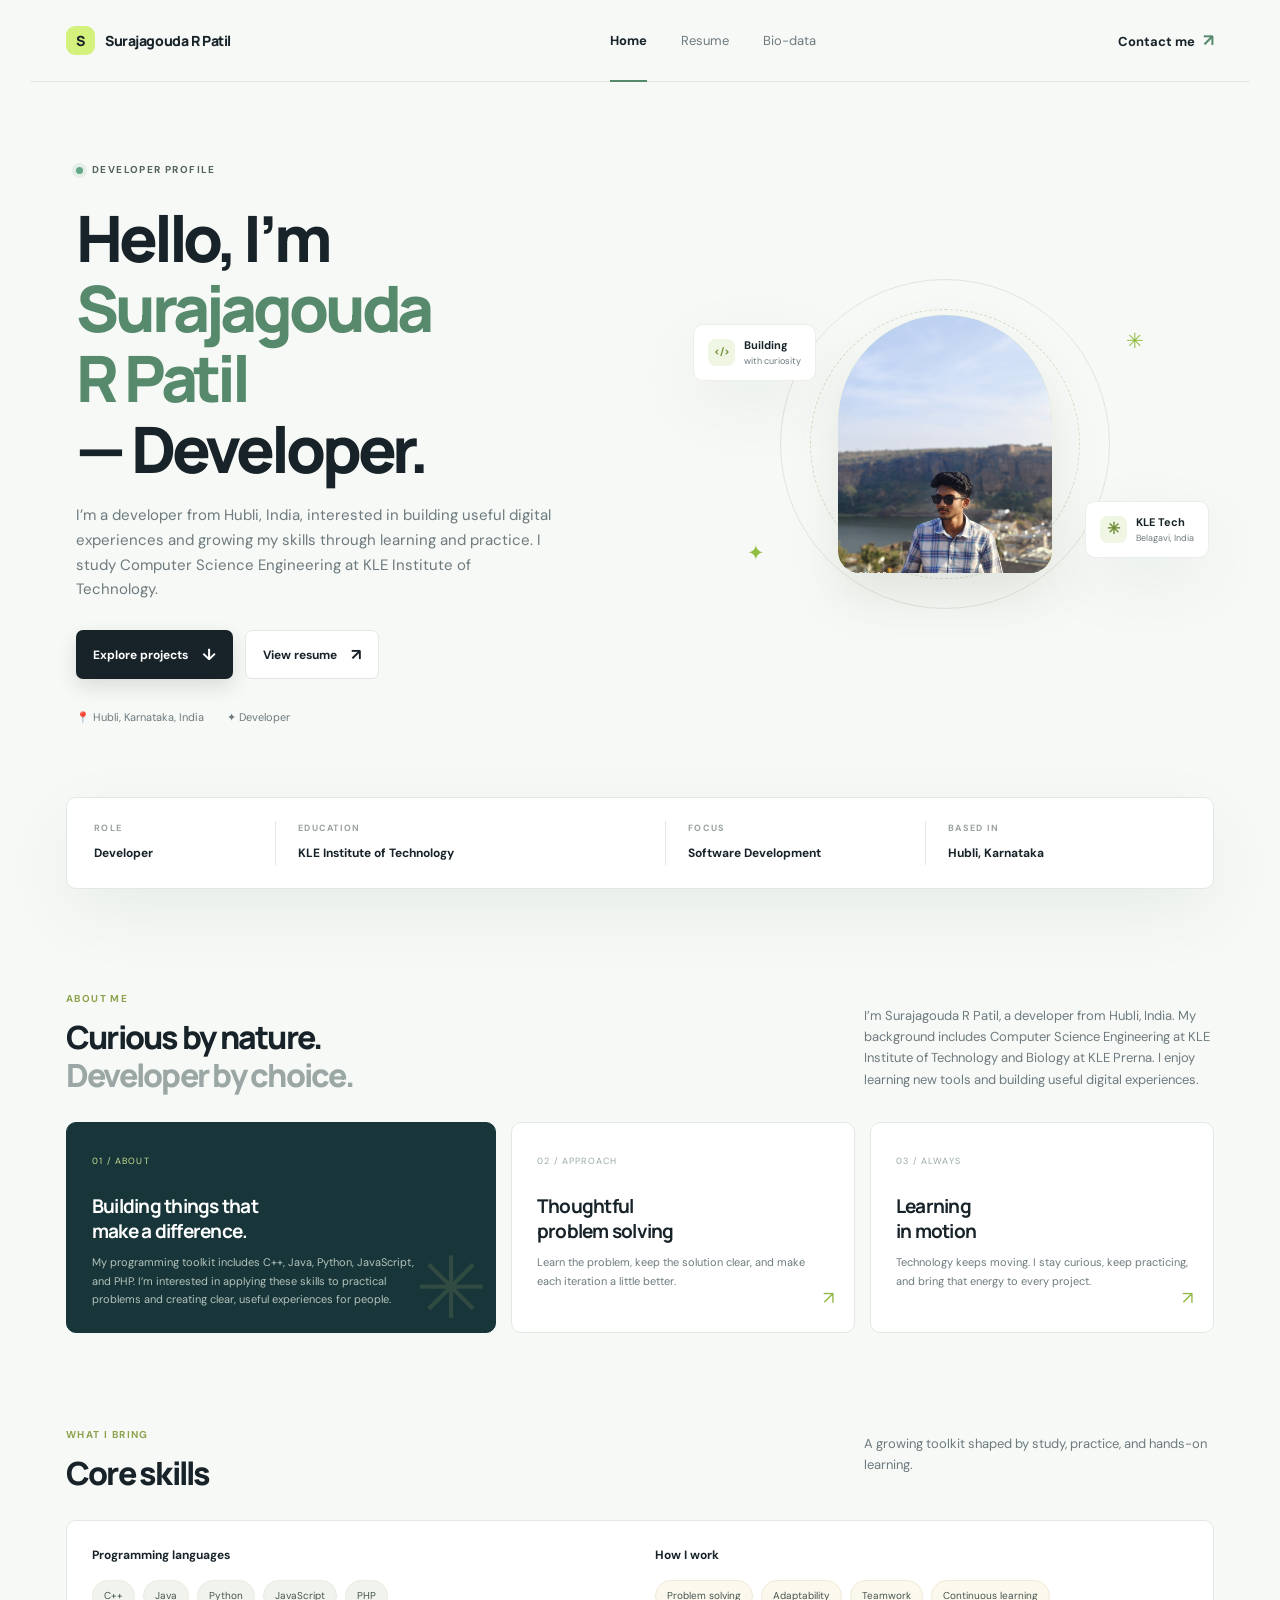
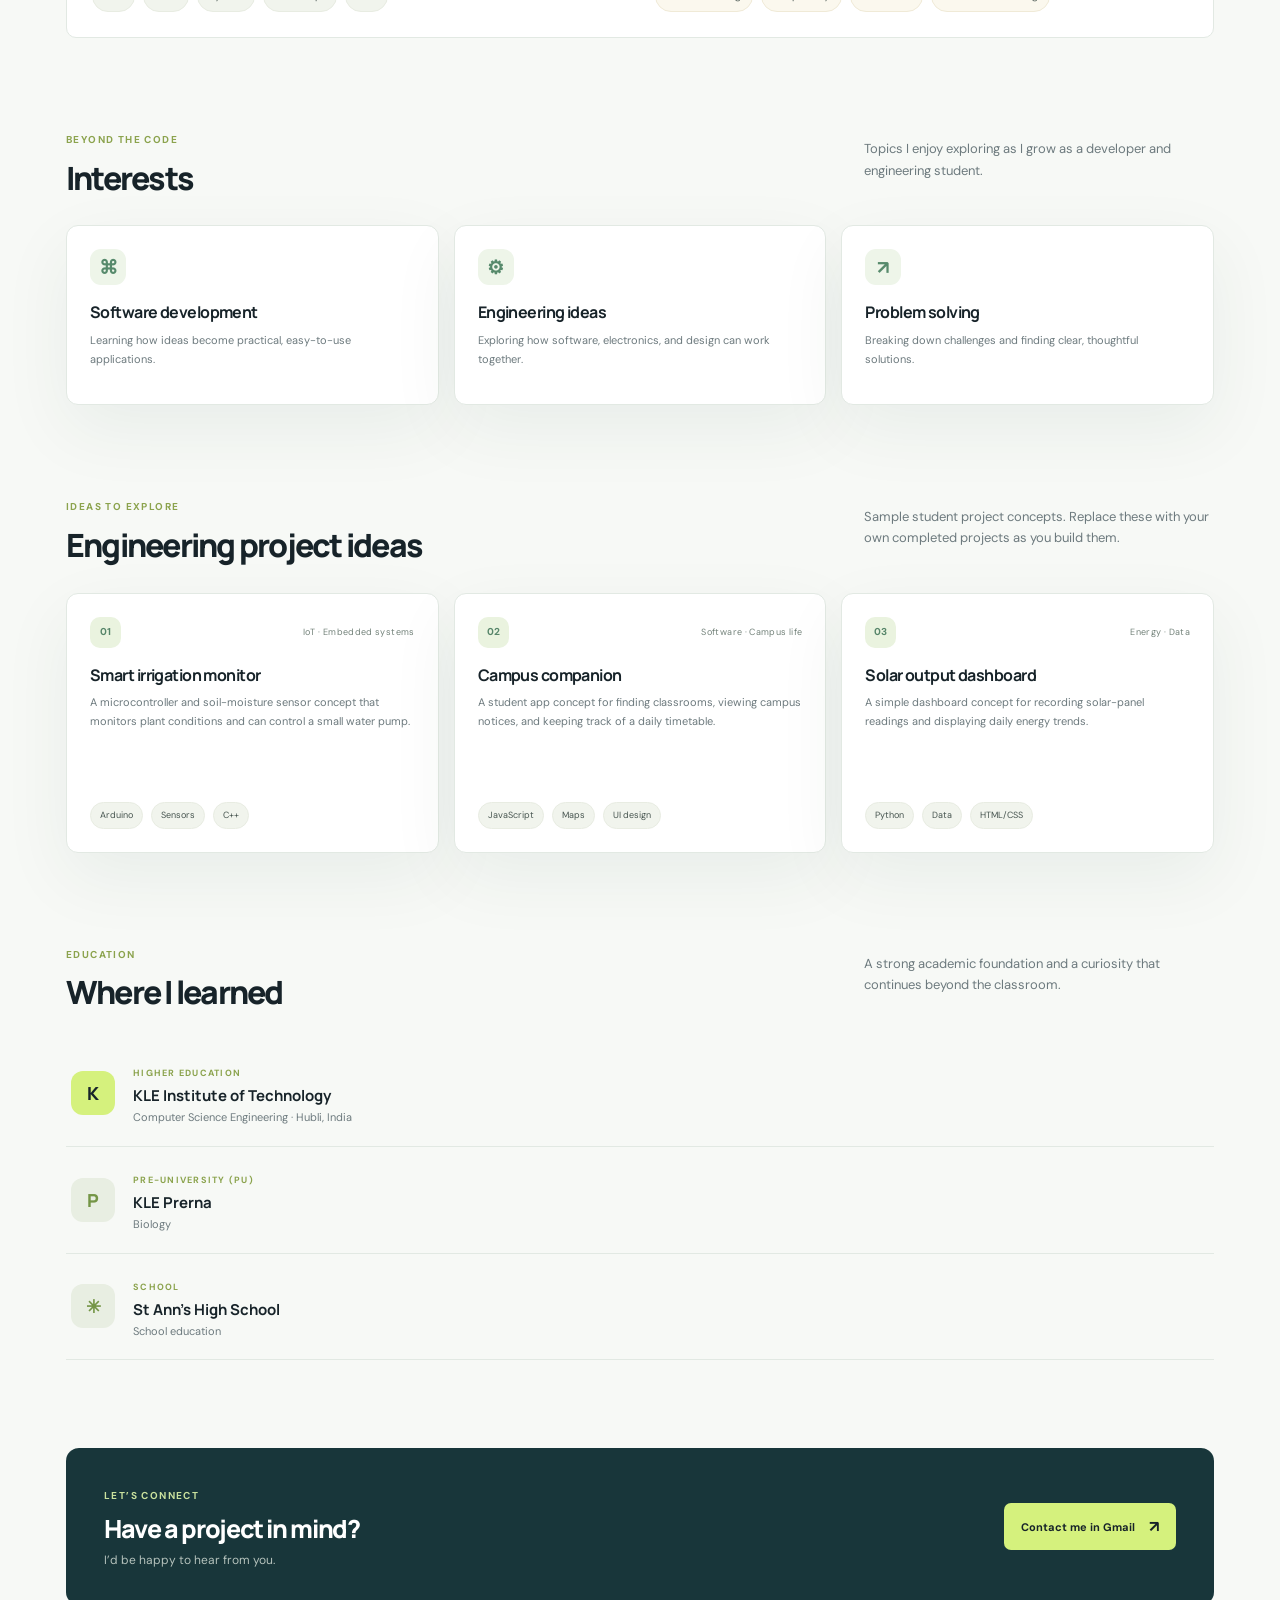
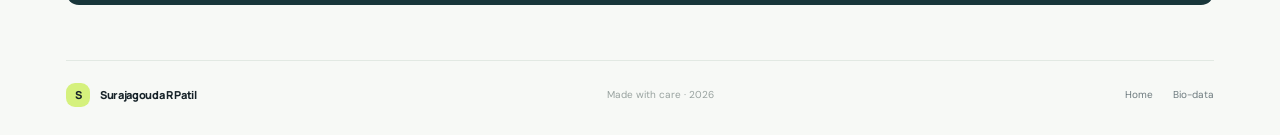
<file: index.html>
<!doctype html>
<html lang="en">
<head>
  <meta charset="utf-8"><meta name="viewport" content="width=device-width, initial-scale=1">
  <meta name="description" content="Resume and professional profile of a developer from KLE Institute of Technology.">
  <title>Home | Surajagouda R Patil</title><link rel="stylesheet" href="styles.css"><script src="script.js" defer></script>
</head>
<body>
  <header class="site-header"><a class="brand" href="index.html"><span class="brand-mark">S</span><span>Surajagouda R Patil</span></a><nav aria-label="Main navigation"><a class="active" href="index.html">Home</a><a href="resume.html">Resume</a><a href="biodata.html">Bio-data</a></nav><a class="header-cta" href="https://mail.google.com/mail/?view=cm&amp;fs=1&amp;to=surajagoudap%40gmail.com" target="_blank" rel="noopener noreferrer">Contact me <span aria-hidden="true">↗</span></a></header>
  <main>
    <section class="hero wrap"><div class="hero-copy"><div class="eyebrow"><span class="status-dot"></span> DEVELOPER PROFILE</div><h1>Hello, I’m <span class="accent">Surajagouda<br>R Patil</span><br>— Developer.</h1><p class="intro">I’m a developer from Hubli, India, interested in building useful digital experiences and growing my skills through learning and practice. I study Computer Science Engineering at KLE Institute of Technology.</p><div class="hero-actions"><a class="button primary" href="#projects">Explore projects <span>↓</span></a><a class="button secondary" href="resume.html">View resume <span>↗</span></a></div><div class="hero-meta"><span>📍 Hubli, Karnataka, India</span><span>✦ Developer</span></div></div><div class="profile-art" aria-label="Photo of Surajagouda R Patil"><div class="orbit orbit-one"></div><div class="orbit orbit-two"></div><div class="portrait"><img src="surajagouda.jpg" alt="Surajagouda R Patil"></div><div class="float-card card-code"><span class="mini-icon">&lt;/&gt;</span><span><b>Building</b><small>with curiosity</small></span></div><div class="float-card card-school"><span class="mini-icon star">✳</span><span><b>KLE Tech</b><small>Belagavi, India</small></span></div><span class="spark spark-a">✳</span><span class="spark spark-b">✦</span></div></section>
    <section class="quick-facts wrap" aria-label="Profile highlights"><div><span class="fact-label">ROLE</span><strong>Developer</strong></div><div><span class="fact-label">EDUCATION</span><strong>KLE Institute of Technology</strong></div><div><span class="fact-label">FOCUS</span><strong>Software Development</strong></div><div><span class="fact-label">BASED IN</span><strong>Hubli, Karnataka</strong></div></section>
    <section class="section wrap" id="about"><div class="section-heading"><div><span class="section-kicker">ABOUT ME</span><h2>Curious by nature.<br><span class="muted">Developer by choice.</span></h2></div><p>I’m Surajagouda R Patil, a developer from Hubli, India. My background includes Computer Science Engineering at KLE Institute of Technology and Biology at KLE Prerna. I enjoy learning new tools and building useful digital experiences.</p></div><div class="about-grid"><article class="about-card feature-card"><span class="card-number">01 / ABOUT</span><h3>Building things that<br>make a difference.</h3><p>My programming toolkit includes C++, Java, Python, JavaScript, and PHP. I’m interested in applying these skills to practical problems and creating clear, useful experiences for people.</p><span class="card-decoration">✳</span></article><article class="about-card"><span class="card-number">02 / APPROACH</span><h3>Thoughtful<br>problem solving</h3><p>Learn the problem, keep the solution clear, and make each iteration a little better.</p><span class="small-arrow">↗</span></article><article class="about-card"><span class="card-number">03 / ALWAYS</span><h3>Learning<br>in motion</h3><p>Technology keeps moving. I stay curious, keep practicing, and bring that energy to every project.</p><span class="small-arrow">↗</span></article></div></section>
    <section class="section wrap" id="skills"><div class="section-heading compact"><div><span class="section-kicker">WHAT I BRING</span><h2>Core skills</h2></div><p>A growing toolkit shaped by study, practice, and hands-on learning.</p></div><div class="skills-panel"><div class="skill-group"><h3>Programming languages</h3><div class="tags"><span>C++</span><span>Java</span><span>Python</span><span>JavaScript</span><span>PHP</span></div></div><div class="skill-group"><h3>How I work</h3><div class="tags soft-tags"><span>Problem solving</span><span>Adaptability</span><span>Teamwork</span><span>Continuous learning</span></div></div></div></section>
    <section class="section wrap" id="interests"><div class="section-heading compact"><div><span class="section-kicker">BEYOND THE CODE</span><h2>Interests</h2></div><p>Topics I enjoy exploring as I grow as a developer and engineering student.</p></div><div class="interest-grid"><article class="interest-card"><span class="interest-icon">⌘</span><h3>Software development</h3><p>Learning how ideas become practical, easy-to-use applications.</p></article><article class="interest-card"><span class="interest-icon">⚙</span><h3>Engineering ideas</h3><p>Exploring how software, electronics, and design can work together.</p></article><article class="interest-card"><span class="interest-icon">↗</span><h3>Problem solving</h3><p>Breaking down challenges and finding clear, thoughtful solutions.</p></article></div></section>
    <section class="section wrap" id="projects"><div class="section-heading compact"><div><span class="section-kicker">IDEAS TO EXPLORE</span><h2>Engineering project ideas</h2></div><p>Sample student project concepts. Replace these with your own completed projects as you build them.</p></div><div class="project-grid"><article class="project-card"><div class="project-top"><span class="project-index">01</span><span class="project-type">IoT · Embedded systems</span></div><h3>Smart irrigation monitor</h3><p>A microcontroller and soil-moisture sensor concept that monitors plant conditions and can control a small water pump.</p><div class="tags"><span>Arduino</span><span>Sensors</span><span>C++</span></div></article><article class="project-card"><div class="project-top"><span class="project-index">02</span><span class="project-type">Software · Campus life</span></div><h3>Campus companion</h3><p>A student app concept for finding classrooms, viewing campus notices, and keeping track of a daily timetable.</p><div class="tags"><span>JavaScript</span><span>Maps</span><span>UI design</span></div></article><article class="project-card"><div class="project-top"><span class="project-index">03</span><span class="project-type">Energy · Data</span></div><h3>Solar output dashboard</h3><p>A simple dashboard concept for recording solar-panel readings and displaying daily energy trends.</p><div class="tags"><span>Python</span><span>Data</span><span>HTML/CSS</span></div></article></div></section>
    <section class="section wrap"><div class="section-heading compact"><div><span class="section-kicker">EDUCATION</span><h2>Where I learned</h2></div><p>A strong academic foundation and a curiosity that continues beyond the classroom.</p></div><article class="education-row"><div class="edu-icon">K</div><div class="edu-main"><span class="section-kicker">HIGHER EDUCATION</span><h3>KLE Institute of Technology</h3><p>Computer Science Engineering · Hubli, India</p></div></article><article class="education-row"><div class="edu-icon school-icon">P</div><div class="edu-main"><span class="section-kicker">PRE-UNIVERSITY (PU)</span><h3>KLE Prerna</h3><p>Biology</p></div></article><article class="education-row school-row"><div class="edu-icon school-icon">✳</div><div class="edu-main"><span class="section-kicker">SCHOOL</span><h3>St Ann’s High School</h3><p>School education</p></div></article></section>
    <section class="contact-band wrap" id="contact"><div><span class="section-kicker">LET’S CONNECT</span><h2>Have a project in mind?</h2><p>I’d be happy to hear from you.</p></div><a class="button light-button" href="https://mail.google.com/mail/?view=cm&amp;fs=1&amp;to=surajagoudap%40gmail.com" target="_blank" rel="noopener noreferrer">Contact me in Gmail <span>↗</span></a></section>
  </main>
  <footer class="site-footer wrap"><a class="brand footer-brand" href="index.html"><span class="brand-mark">S</span><span>Surajagouda R Patil</span></a><span>Made with care · <span data-year></span></span><div class="footer-links"><a href="index.html">Home</a><a href="biodata.html">Bio-data</a></div></footer>
</body></html>
</file>
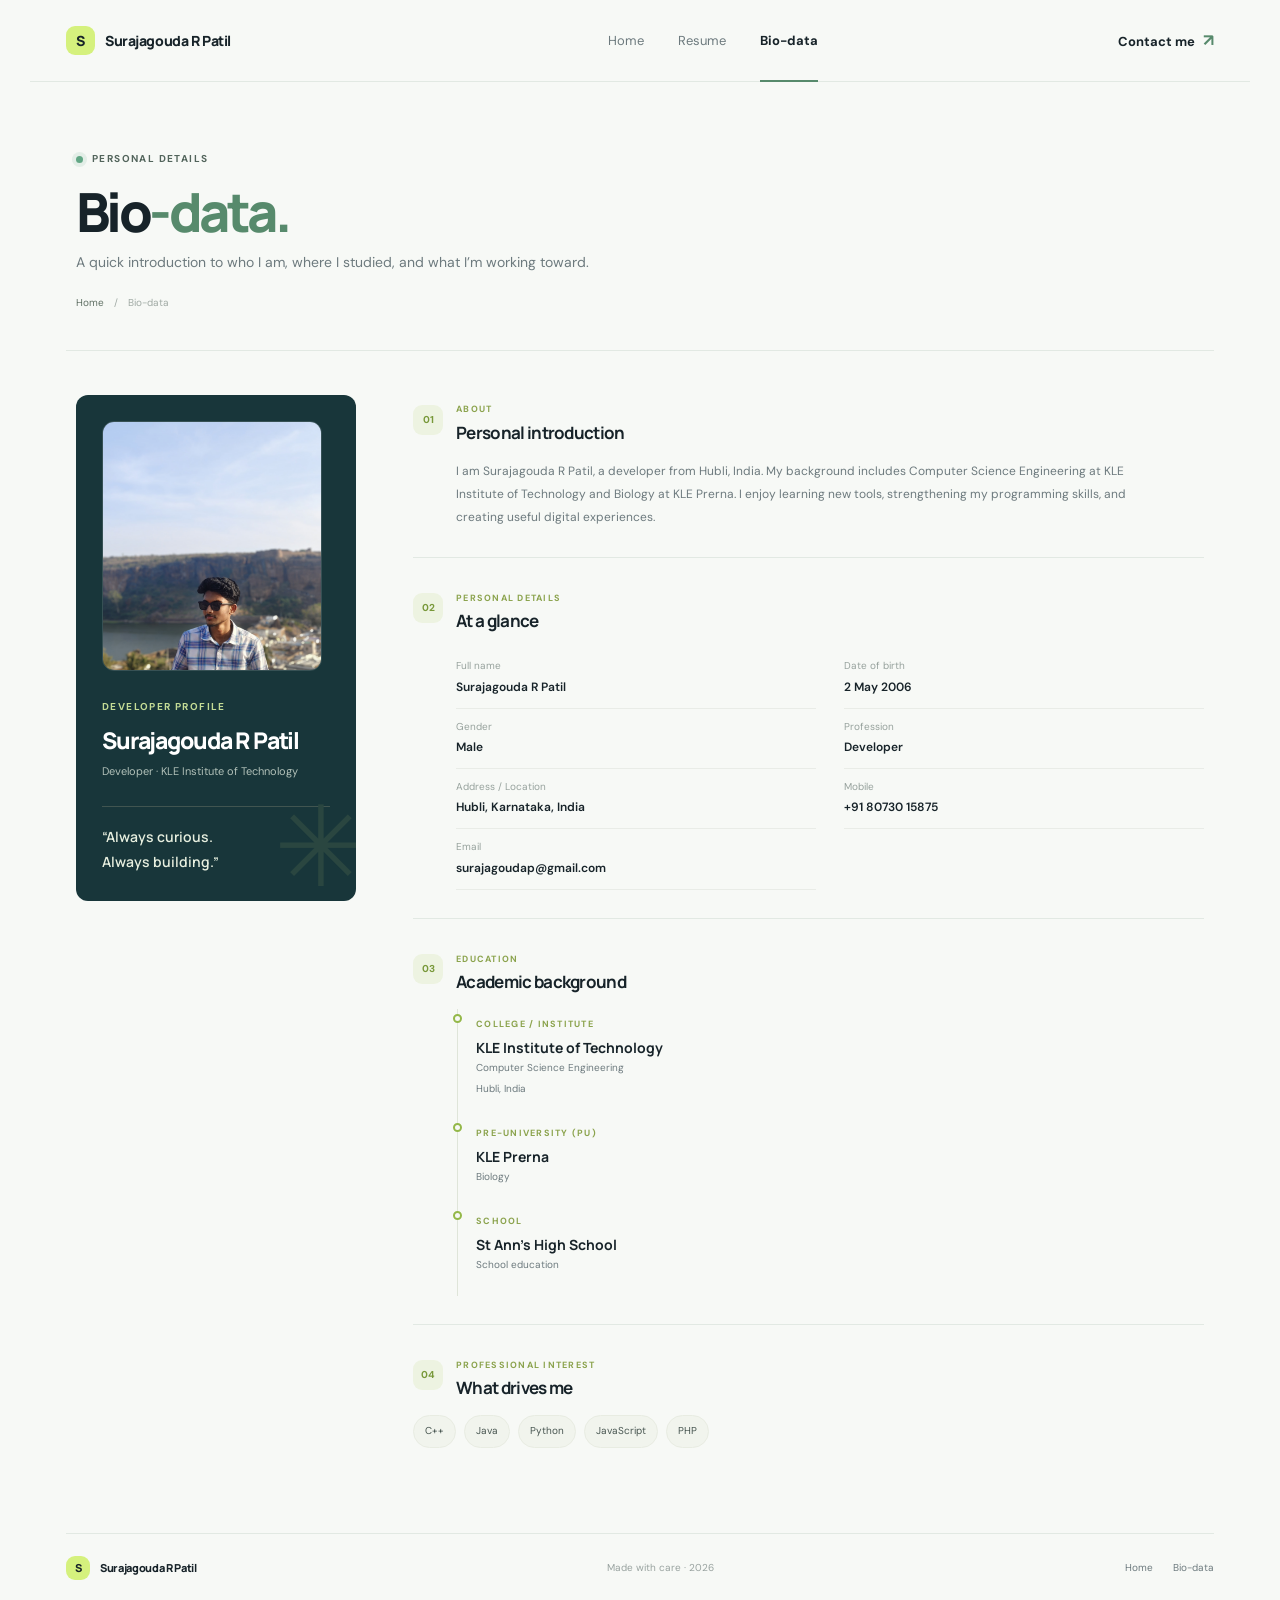
<file: biodata.html>
<!doctype html>
<html lang="en">
<head><meta charset="utf-8"><meta name="viewport" content="width=device-width, initial-scale=1"><meta name="description" content="Personal bio-data and education details."><title>Bio-data | Surajagouda R Patil</title><link rel="stylesheet" href="styles.css"><script src="script.js" defer></script></head>
<body>
  <header class="site-header"><a class="brand" href="index.html"><span class="brand-mark">S</span><span>Surajagouda R Patil</span></a><nav aria-label="Main navigation"><a href="index.html">Home</a><a href="resume.html">Resume</a><a class="active" href="biodata.html">Bio-data</a></nav><a class="header-cta" href="https://mail.google.com/mail/?view=cm&amp;fs=1&amp;to=surajagoudap%40gmail.com" target="_blank" rel="noopener noreferrer">Contact me <span aria-hidden="true">↗</span></a></header>
  <main><section class="page-hero wrap"><div class="eyebrow"><span class="status-dot"></span> PERSONAL DETAILS</div><h1>Bio<span class="accent">-data.</span></h1><p>A quick introduction to who I am, where I studied, and what I’m working toward.</p><div class="breadcrumb"><a href="index.html">Home</a><span>/</span><span>Bio-data</span></div></section>
  <section class="biodata-layout wrap"><aside class="bio-sidebar"><img class="bio-photo" src="surajagouda.jpg" alt="Photo of Surajagouda R Patil"><span class="section-kicker">DEVELOPER PROFILE</span><h2>Surajagouda R Patil</h2><p>Developer · KLE Institute of Technology</p><div class="bio-sidebar-rule"></div><span class="sidebar-note">“Always curious.<br>Always building.”</span><span class="sidebar-spark">✳</span></aside><div class="bio-content"><div class="bio-section"><div class="bio-section-title"><span class="number-badge">01</span><div><span class="section-kicker">ABOUT</span><h2>Personal introduction</h2></div></div><p class="bio-paragraph">I am Surajagouda R Patil, a developer from Hubli, India. My background includes Computer Science Engineering at KLE Institute of Technology and Biology at KLE Prerna. I enjoy learning new tools, strengthening my programming skills, and creating useful digital experiences.</p></div><div class="bio-section"><div class="bio-section-title"><span class="number-badge">02</span><div><span class="section-kicker">PERSONAL DETAILS</span><h2>At a glance</h2></div></div><dl class="detail-grid"><div><dt>Full name</dt><dd>Surajagouda R Patil</dd></div><div><dt>Date of birth</dt><dd>2 May 2006</dd></div><div><dt>Gender</dt><dd>Male</dd></div><div><dt>Profession</dt><dd>Developer</dd></div><div><dt>Address / Location</dt><dd>Hubli, Karnataka, India</dd></div><div><dt>Mobile</dt><dd><a href="tel:+918073015875">+91 80730 15875</a></dd></div><div><dt>Email</dt><dd><a href="https://mail.google.com/mail/?view=cm&amp;fs=1&amp;to=surajagoudap%40gmail.com" target="_blank" rel="noopener noreferrer">surajagoudap@gmail.com</a></dd></div></dl></div><div class="bio-section"><div class="bio-section-title"><span class="number-badge">03</span><div><span class="section-kicker">EDUCATION</span><h2>Academic background</h2></div></div><div class="timeline"><article class="timeline-item"><span class="timeline-dot"></span><div><span class="section-kicker">COLLEGE / INSTITUTE</span><h3>KLE Institute of Technology</h3><p>Computer Science Engineering</p><small>Hubli, India</small></div></article><article class="timeline-item"><span class="timeline-dot"></span><div><span class="section-kicker">PRE-UNIVERSITY (PU)</span><h3>KLE Prerna</h3><p>Biology</p></div></article><article class="timeline-item"><span class="timeline-dot"></span><div><span class="section-kicker">SCHOOL</span><h3>St Ann’s High School</h3><p>School education</p></div></article></div></div><div class="bio-section last-bio-section"><div class="bio-section-title"><span class="number-badge">04</span><div><span class="section-kicker">PROFESSIONAL INTEREST</span><h2>What drives me</h2></div></div><div class="tags"><span>C++</span><span>Java</span><span>Python</span><span>JavaScript</span><span>PHP</span></div></div></div></section></main>
  <footer class="site-footer wrap"><a class="brand footer-brand" href="index.html"><span class="brand-mark">S</span><span>Surajagouda R Patil</span></a><span>Made with care · <span data-year></span></span><div class="footer-links"><a href="index.html">Home</a><a href="biodata.html">Bio-data</a></div></footer>
</body></html>
</file>
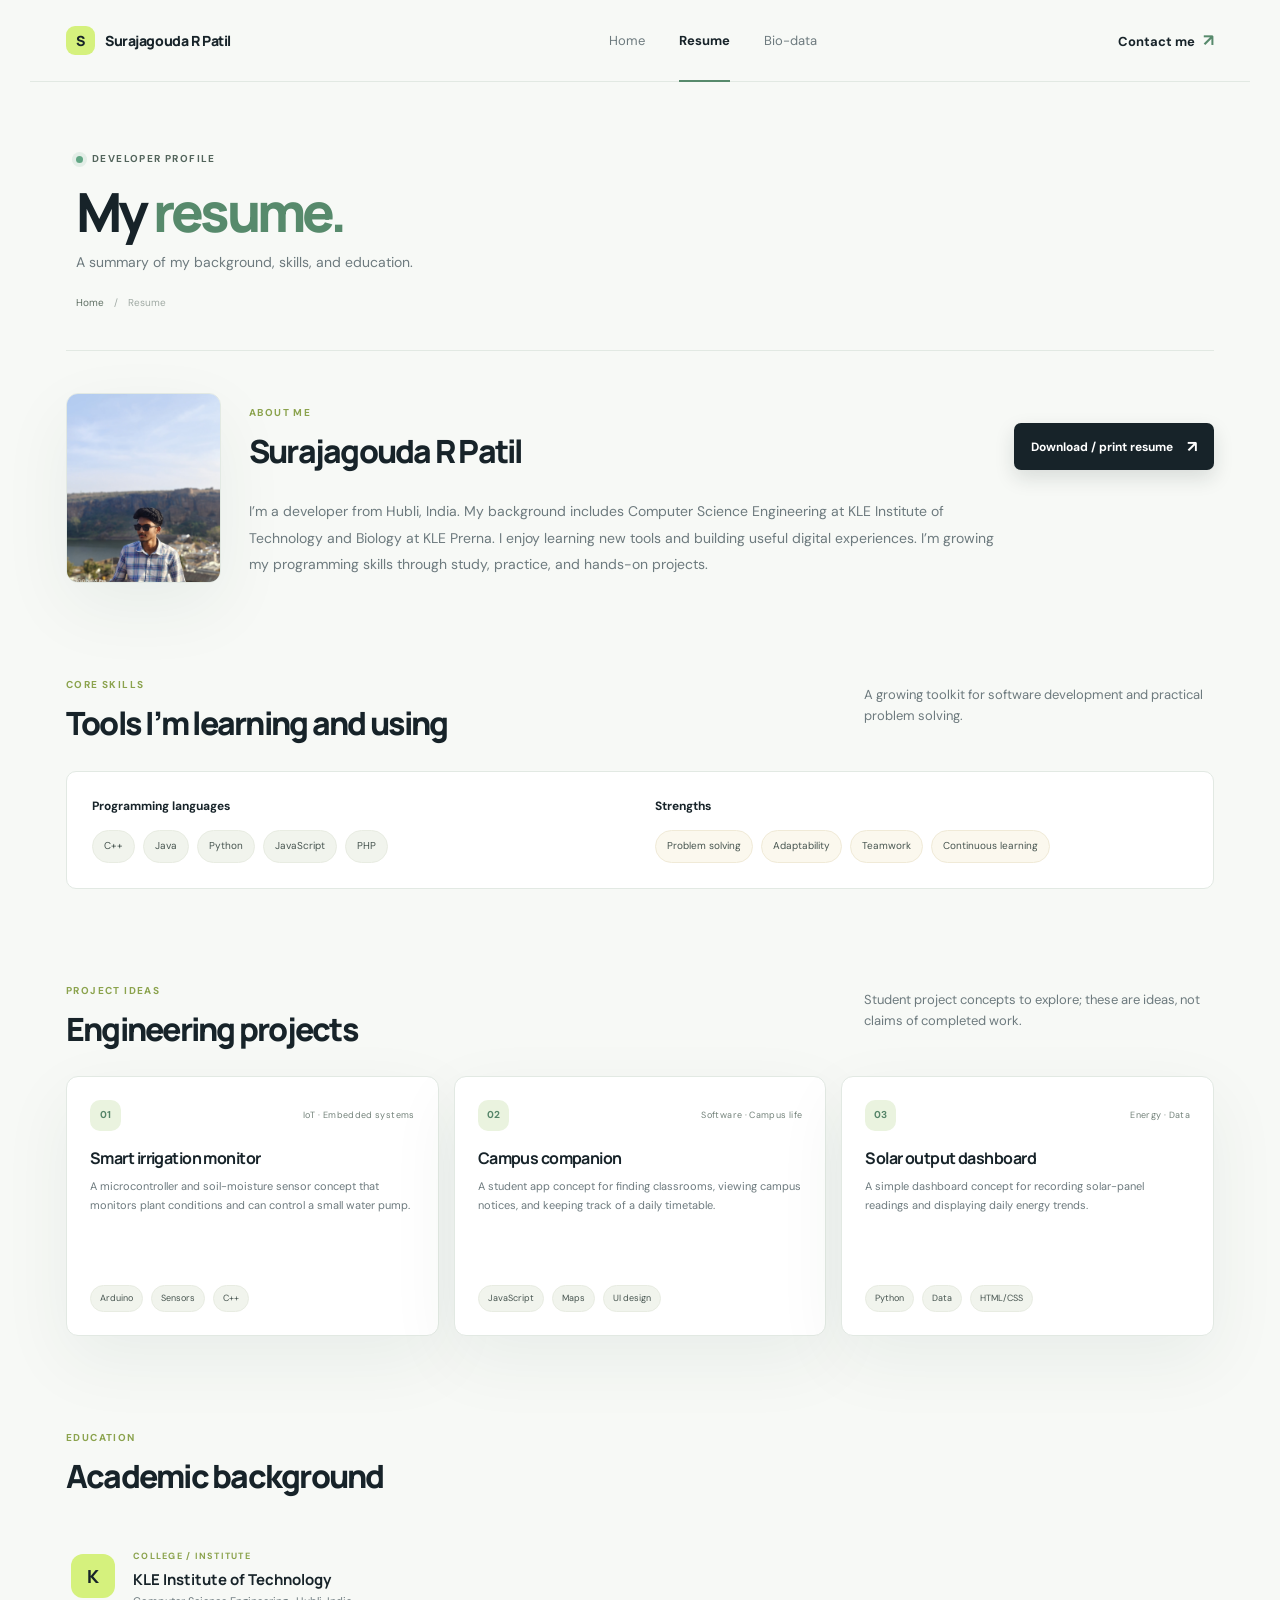
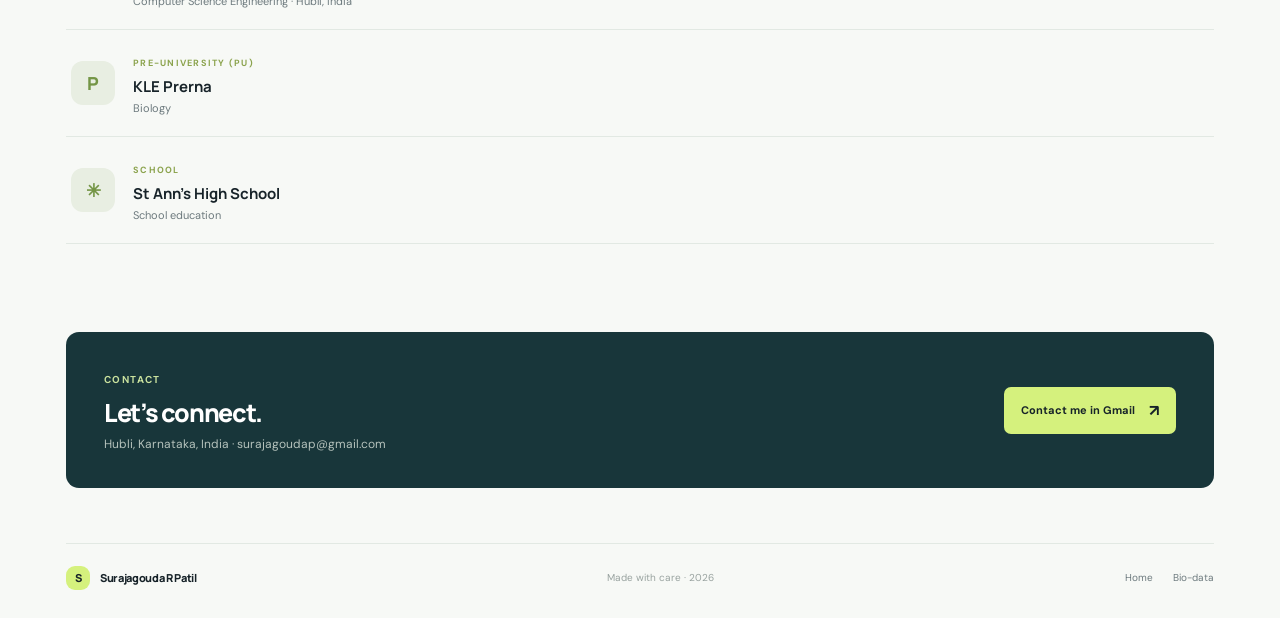
<file: resume.html>
<!doctype html>
<html lang="en">
<head>
  <meta charset="utf-8"><meta name="viewport" content="width=device-width, initial-scale=1">
  <meta name="description" content="Resume of Surajagouda R Patil, developer and Computer Science Engineering student.">
  <title>Resume | Surajagouda R Patil</title><link rel="stylesheet" href="styles.css"><script src="script.js" defer></script>
</head>
<body>
  <header class="site-header"><a class="brand" href="index.html"><span class="brand-mark">S</span><span>Surajagouda R Patil</span></a><nav aria-label="Main navigation"><a href="index.html">Home</a><a class="active" href="resume.html">Resume</a><a href="biodata.html">Bio-data</a></nav><a class="header-cta" href="https://mail.google.com/mail/?view=cm&amp;fs=1&amp;to=surajagoudap%40gmail.com" target="_blank" rel="noopener noreferrer">Contact me <span aria-hidden="true">↗</span></a></header>
  <main>
    <section class="page-hero wrap"><div class="eyebrow"><span class="status-dot"></span> DEVELOPER PROFILE</div><h1>My <span class="accent">resume.</span></h1><p>A summary of my background, skills, and education.</p><div class="breadcrumb"><a href="index.html">Home</a><span>/</span><span>Resume</span></div></section>
    <section class="section wrap" style="padding-top:42px">
      <div class="resume-profile"><img class="resume-photo" src="surajagouda.jpg" alt="Photo of Surajagouda R Patil"><div><div class="section-heading"><div><span class="section-kicker">ABOUT ME</span><h2>Surajagouda R Patil</h2></div><button class="button primary" type="button" data-print>Download / print resume <span>↗</span></button></div><p class="bio-paragraph" style="margin:0;max-width:760px;font-size:14px">I’m a developer from Hubli, India. My background includes Computer Science Engineering at KLE Institute of Technology and Biology at KLE Prerna. I enjoy learning new tools and building useful digital experiences. I’m growing my programming skills through study, practice, and hands-on projects.</p></div></div>
    </section>
    <section class="section wrap"><div class="section-heading compact"><div><span class="section-kicker">CORE SKILLS</span><h2>Tools I’m learning and using</h2></div><p>A growing toolkit for software development and practical problem solving.</p></div><div class="skills-panel"><div class="skill-group"><h3>Programming languages</h3><div class="tags"><span>C++</span><span>Java</span><span>Python</span><span>JavaScript</span><span>PHP</span></div></div><div class="skill-group"><h3>Strengths</h3><div class="tags soft-tags"><span>Problem solving</span><span>Adaptability</span><span>Teamwork</span><span>Continuous learning</span></div></div></div></section>
    <section class="section wrap"><div class="section-heading compact"><div><span class="section-kicker">PROJECT IDEAS</span><h2>Engineering projects</h2></div><p>Student project concepts to explore; these are ideas, not claims of completed work.</p></div><div class="project-grid"><article class="project-card"><div class="project-top"><span class="project-index">01</span><span class="project-type">IoT · Embedded systems</span></div><h3>Smart irrigation monitor</h3><p>A microcontroller and soil-moisture sensor concept that monitors plant conditions and can control a small water pump.</p><div class="tags"><span>Arduino</span><span>Sensors</span><span>C++</span></div></article><article class="project-card"><div class="project-top"><span class="project-index">02</span><span class="project-type">Software · Campus life</span></div><h3>Campus companion</h3><p>A student app concept for finding classrooms, viewing campus notices, and keeping track of a daily timetable.</p><div class="tags"><span>JavaScript</span><span>Maps</span><span>UI design</span></div></article><article class="project-card"><div class="project-top"><span class="project-index">03</span><span class="project-type">Energy · Data</span></div><h3>Solar output dashboard</h3><p>A simple dashboard concept for recording solar-panel readings and displaying daily energy trends.</p><div class="tags"><span>Python</span><span>Data</span><span>HTML/CSS</span></div></article></div></section>
    <section class="section wrap"><div class="section-heading compact"><div><span class="section-kicker">EDUCATION</span><h2>Academic background</h2></div></div><article class="education-row"><div class="edu-icon">K</div><div class="edu-main"><span class="section-kicker">COLLEGE / INSTITUTE</span><h3>KLE Institute of Technology</h3><p>Computer Science Engineering · Hubli, India</p></div></article><article class="education-row"><div class="edu-icon school-icon">P</div><div class="edu-main"><span class="section-kicker">PRE-UNIVERSITY (PU)</span><h3>KLE Prerna</h3><p>Biology</p></div></article><article class="education-row school-row"><div class="edu-icon school-icon">✳</div><div class="edu-main"><span class="section-kicker">SCHOOL</span><h3>St Ann’s High School</h3><p>School education</p></div></article></section>
    <section class="contact-band wrap"><div><span class="section-kicker">CONTACT</span><h2>Let’s connect.</h2><p>Hubli, Karnataka, India · surajagoudap@gmail.com</p></div><a class="button light-button" href="https://mail.google.com/mail/?view=cm&amp;fs=1&amp;to=surajagoudap%40gmail.com" target="_blank" rel="noopener noreferrer">Contact me in Gmail <span>↗</span></a></section>
  </main>
  <footer class="site-footer wrap"><a class="brand footer-brand" href="index.html"><span class="brand-mark">S</span><span>Surajagouda R Patil</span></a><span>Made with care · <span data-year></span></span><div class="footer-links"><a href="index.html">Home</a><a href="biodata.html">Bio-data</a></div></footer>
</body></html>
</file>
<file: styles.css>
@import url('https://fonts.googleapis.com/css2?family=DM+Sans:wght@400;500;600;700&family=Manrope:wght@400;500;600;700;800&display=swap');
:root{--ink:#172329;--muted:#6d7a7e;--paper:#f8f9f6;--white:#fff;--green:#c9f36a;--green-deep:#84b62f;--line:#e5e9e3;--navy:#172c31;--shadow:0 24px 70px #1c32300d}*{box-sizing:border-box}html{scroll-behavior:smooth}body{margin:0;background:var(--paper);color:var(--ink);font-family:'DM Sans',sans-serif;font-size:15px;line-height:1.65}a{color:inherit;text-decoration:none}.site-header{max-width:1220px;height:82px;margin:auto;padding:0 36px;display:flex;align-items:center;justify-content:space-between;border-bottom:1px solid var(--line)}.brand{display:inline-flex;align-items:center;gap:10px;font-family:Manrope,sans-serif;font-weight:800;font-size:14px;letter-spacing:-.03em}.brand-mark{width:29px;height:29px;border-radius:9px;background:var(--green);display:grid;place-items:center;font-size:14px;color:var(--ink)}nav{display:flex;gap:34px;margin-left:76px}nav a,.footer-links a{font-size:13px;color:var(--muted);transition:.2s}nav a:hover,.footer-links a:hover{color:var(--ink)}nav a.active{color:var(--ink);font-weight:700;position:relative}nav a.active:after{content:'';position:absolute;bottom:-31px;left:0;right:0;height:2px;background:var(--green-deep)}.header-cta{font-size:13px;font-weight:700}.header-cta span{color:var(--green-deep);font-size:17px;margin-left:5px}.wrap{max-width:1148px;margin-left:auto;margin-right:auto}.hero{padding:80px 10px 71px;display:grid;grid-template-columns:1.08fr .92fr;align-items:center;min-height:512px}.eyebrow,.section-kicker,.fact-label{font-size:10px;font-weight:700;letter-spacing:.14em}.eyebrow{display:flex;align-items:center;gap:9px;color:#52645b}.status-dot{width:7px;height:7px;border-radius:50%;background:#8fbb3a;box-shadow:0 0 0 4px #8fbb3a22}.hero h1,.page-hero h1{font:800 clamp(44px,5vw,65px)/1.1 Manrope,sans-serif;letter-spacing:-.065em;margin:24px 0 19px}.accent{color:#8cb839}.intro{max-width:478px;color:var(--muted);font-size:15px}.hero-actions{display:flex;gap:12px;margin-top:28px}.button{font:700 12px 'DM Sans',sans-serif;border:0;border-radius:7px;padding:13px 17px;display:inline-flex;gap:14px;align-items:center;cursor:pointer;transition:transform .2s,box-shadow .2s}.button:hover{transform:translateY(-2px)}.primary{background:var(--ink);color:white;box-shadow:0 8px 20px #17232922}.primary span,.secondary span{font-size:16px}.secondary{background:#fff;border:1px solid var(--line);color:var(--ink)}.hero-meta{display:flex;gap:23px;margin-top:29px;color:var(--muted);font-size:11px}.profile-art{height:380px;position:relative;display:grid;place-items:center}.orbit{position:absolute;border:1px solid #dfe6dc;border-radius:50%;width:330px;height:330px}.orbit-two{width:270px;height:270px;border-style:dashed;border-color:#d3dec8}.portrait{width:214px;height:258px;border-radius:110px 110px 22px 22px;background:linear-gradient(145deg,#e9f3d5,#d5e6b1 54%,#b7d484);display:grid;place-items:center;box-shadow:0 25px 50px #50633c20;position:relative;overflow:hidden}.portrait:before{content:'';position:absolute;width:146px;height:146px;border-radius:50%;background:#fff7e8;top:49px;left:34px;box-shadow:0 117px 0 23px #263d39}.portrait-initial{position:absolute;z-index:1;top:74px;font:800 56px Manrope;color:#436041}.float-card{position:absolute;background:#fff;border:1px solid #ebeee9;border-radius:10px;padding:11px 14px;display:flex;align-items:center;gap:9px;box-shadow:var(--shadow);font-size:11px}.float-card b,.float-card small{display:block}.float-card b{font-size:11px}.float-card small{color:var(--muted);font-size:9px}.card-code{top:70px;left:8px}.card-school{right:-5px;bottom:76px}.mini-icon{width:27px;height:27px;border-radius:8px;background:#eff6e4;color:#718f39;display:grid;place-items:center;font-size:10px;font-weight:700}.star{font-size:16px}.spark{position:absolute;color:#92bd43;font-size:21px}.spark-a{top:70px;right:60px}.spark-b{bottom:63px;left:62px}.quick-facts{display:grid;grid-template-columns:.7fr 1.5fr 1fr 1fr;background:#fff;border:1px solid var(--line);border-radius:10px;padding:23px 27px;margin-bottom:96px;box-shadow:var(--shadow)}.quick-facts>div{border-right:1px solid var(--line);padding:0 22px}.quick-facts>div:first-child{padding-left:0}.quick-facts>div:last-child{border:0}.fact-label{display:block;color:#99a19e;font-size:9px;margin-bottom:4px}.quick-facts strong{font-size:12px}.section{margin-bottom:88px}.section-heading{display:flex;justify-content:space-between;align-items:end;margin-bottom:28px}.section-heading h2,.contact-band h2{font:800 32px/1.2 Manrope,sans-serif;letter-spacing:-.055em;margin:8px 0 0}.section-kicker{color:#8ba34d}.muted{color:#9ba7a5}.section-heading>p{max-width:350px;color:var(--muted);font-size:13px;margin:0 0 4px}.about-grid{display:grid;grid-template-columns:1.25fr 1fr 1fr;gap:15px}.about-card{background:#fff;border:1px solid var(--line);border-radius:10px;padding:24px 25px;min-height:206px;position:relative;overflow:hidden}.feature-card{background:var(--navy);color:#fff;border-color:var(--navy)}.card-number{font-size:9px;letter-spacing:.13em;color:#99aa9d}.feature-card .card-number{color:#c6dd94}.about-card h3{font:700 19px/1.3 Manrope,sans-serif;letter-spacing:-.04em;margin:22px 0 10px}.about-card p{font-size:11px;color:var(--muted);margin:0;max-width:310px}.feature-card p{color:#b4c2bb;max-width:340px}.card-decoration{position:absolute;font-size:86px;color:#314a42;right:8px;bottom:-29px}.small-arrow{position:absolute;right:20px;bottom:18px;color:#91b840;font-size:18px}.compact{align-items:center}.skills-panel{display:grid;grid-template-columns:1fr 1fr;gap:30px;background:#fff;border:1px solid var(--line);border-radius:10px;padding:25px}.skill-group h3{font-size:12px;margin:0 0 14px}.tags{display:flex;gap:8px;flex-wrap:wrap}.tags span{background:#f1f4ed;border:1px solid #e8ece2;border-radius:20px;padding:7px 11px;font-size:10px;color:#475550}.soft-tags span{background:#fbf8ee;border-color:#f0ead7}.education-row{display:flex;align-items:center;gap:18px;padding:19px 5px;border-bottom:1px solid var(--line)}.edu-icon{width:44px;height:44px;background:var(--green);border-radius:12px;display:grid;place-items:center;font:800 18px Manrope}.school-icon{background:#e8eee2;color:#749546}.edu-main{flex:1}.edu-main .section-kicker{font-size:9px}.edu-main h3{font:700 15px Manrope;margin:2px 0}.edu-main p{color:var(--muted);font-size:11px;margin:0}.edu-date{font-size:10px;color:#929e99}.contact-band{background:var(--navy);color:#fff;border-radius:13px;padding:34px 38px;margin-bottom:55px;display:flex;align-items:center;justify-content:space-between}.contact-band .section-kicker{color:#cae29e}.contact-band h2{font-size:25px;margin:7px 0}.contact-band p{color:#b5c2bc;font-size:12px;margin:0}.light-button{background:var(--green);color:var(--ink);font-size:11px}.light-button span{font-size:16px}.site-footer{border-top:1px solid var(--line);padding:22px 0 28px;display:flex;align-items:center;justify-content:space-between;color:#98a29f;font-size:10px}.footer-brand{color:var(--ink);font-size:11px}.footer-brand .brand-mark{width:24px;height:24px;font-size:11px}.footer-links{display:flex;gap:20px}.footer-links a{font-size:10px}.page-hero{padding:69px 10px 39px;border-bottom:1px solid var(--line)}.page-hero h1{font-size:54px;margin:14px 0 10px}.page-hero>p{color:var(--muted);font-size:14px;margin:0}.breadcrumb{display:flex;gap:10px;color:#a0aaa4;font-size:10px;margin-top:21px}.breadcrumb a{color:#607064}.biodata-layout{display:grid;grid-template-columns:280px 1fr;gap:57px;padding:44px 10px 85px}.bio-sidebar{background:var(--navy);color:white;border-radius:12px;padding:26px;align-self:start;position:relative;overflow:hidden;min-height:340px}.bio-monogram{width:73px;height:73px;border-radius:50%;display:grid;place-items:center;background:var(--green);color:var(--ink);font:800 30px Manrope;margin:0 0 25px}.bio-sidebar .section-kicker{color:#c4dc96}.bio-sidebar h2{font:800 23px Manrope;letter-spacing:-.05em;margin:6px 0}.bio-sidebar p{font-size:11px;color:#b2c1b9;margin:0}.bio-sidebar-rule{height:1px;background:#415550;margin:26px 0 18px}.sidebar-note{font:600 14px/1.6 Manrope;color:#e7efdf}.sidebar-spark{position:absolute;right:-12px;bottom:-40px;font-size:112px;color:#2a4640}.bio-content{min-width:0}.bio-section{padding:0 0 28px;margin-bottom:26px;border-bottom:1px solid var(--line)}.bio-section-title{display:flex;gap:13px;align-items:center;margin-bottom:16px}.number-badge{width:30px;height:30px;border-radius:9px;background:#edf3e1;display:grid;place-items:center;color:#789839;font-size:10px;font-weight:700}.bio-section-title .section-kicker{font-size:9px}.bio-section-title h2{font:700 17px Manrope;letter-spacing:-.04em;margin:1px 0 0}.bio-paragraph{font-size:12px;color:var(--muted);line-height:1.9;margin:0 0 0 43px;max-width:680px}.detail-grid{display:grid;grid-template-columns:1fr 1fr;margin:0 0 0 43px;column-gap:28px}.detail-grid>div{border-bottom:1px solid #e9ece7;padding:10px 0}.detail-grid dt{font-size:10px;color:#97a29d}.detail-grid dd{font-size:12px;font-weight:600;margin:3px 0 0}.timeline{margin-left:44px;border-left:1px solid #dfe5d9;padding:1px 0 0 18px}.timeline-item{position:relative;padding:0 0 22px}.timeline-dot{position:absolute;left:-23px;top:4px;width:9px;height:9px;border:2px solid #94b849;background:var(--paper);border-radius:50%}.timeline-item .section-kicker{font-size:9px}.timeline-item h3{font:700 14px Manrope;margin:3px 0}.timeline-item p,.timeline-item small{font-size:10px;color:var(--muted);margin:0}.timeline-item small{display:block;margin-top:4px}.last-bio-section{border:0;margin-bottom:0;padding-bottom:0}
@media(max-width:850px){.site-header{padding:0 22px}.wrap{margin-left:24px;margin-right:24px}.hero{padding-top:50px;grid-template-columns:1fr .8fr}.profile-art{transform:scale(.82)}.quick-facts{grid-template-columns:1fr 1.5fr;row-gap:16px}.quick-facts>div:nth-child(2){border:0}.about-grid{grid-template-columns:1fr 1fr}.feature-card{grid-column:span 2}.biodata-layout{grid-template-columns:220px 1fr;gap:28px}.bio-sidebar{padding:22px}}
@media(max-width:600px){.site-header{height:68px;padding:0 18px}.brand{font-size:12px}.brand-mark{width:26px;height:26px}nav{gap:15px;margin:0}nav a{font-size:11px}nav a.active:after{bottom:-24px}.header-cta{display:none}.wrap{margin-left:18px;margin-right:18px}.hero{display:flex;flex-direction:column;align-items:stretch;padding:43px 0 28px}.hero h1{font-size:47px}.intro{font-size:13px}.hero-meta{font-size:9px;gap:12px}.profile-art{height:290px;transform:scale(.8);transform-origin:center top;margin:12px auto -35px;width:100%}.quick-facts{padding:17px;margin-bottom:67px;grid-template-columns:1fr 1.4fr}.quick-facts>div{padding:0 10px}.quick-facts strong{font-size:10px}.section{margin-bottom:64px}.section-heading{display:block}.section-heading h2{font-size:27px}.section-heading>p{margin-top:13px}.about-grid{grid-template-columns:1fr}.feature-card{grid-column:auto}.about-card{min-height:175px}.skills-panel{grid-template-columns:1fr;padding:20px;gap:20px}.contact-band{display:block;padding:28px 23px}.light-button{margin-top:20px}.site-footer{flex-wrap:wrap;gap:15px}.site-footer>span{order:3;width:100%}.footer-links{gap:14px}.page-hero{padding:48px 0 27px}.page-hero h1{font-size:46px}.biodata-layout{display:block;padding:26px 0 65px}.bio-sidebar{min-height:0;margin-bottom:34px}.bio-monogram{width:58px;height:58px;margin-bottom:17px}.bio-sidebar-rule{margin:16px 0 11px}.sidebar-note br{display:none}.detail-grid{grid-template-columns:1fr;margin-left:0}.bio-paragraph{margin-left:0}.timeline{margin-left:5px}.bio-section-title{margin-bottom:13px}.bio-section{margin-bottom:22px;padding-bottom:22px}}
@media print{body{background:white}.site-header,.site-footer,.hero-actions,.contact-band,.breadcrumb{display:none!important}.wrap{max-width:none;margin:0 20px}.hero{min-height:0;padding:25px 0}.profile-art{transform:scale(.7)}.section{margin-bottom:32px}.about-card,.quick-facts,.skills-panel,.education-row{break-inside:avoid}.biodata-layout{padding:20px 0}.bio-sidebar{print-color-adjust:exact}}

/* Refined evergreen, mint, and warm ivory palette */
:root{--paper:#f7f9f6;--green:#d5f17d;--green-deep:#578a6c;--navy:#18363a;--line:#e2e9e3;--shadow:0 24px 70px #163a3210}
.accent{color:#578a6c}
.status-dot{background:#62a785;box-shadow:0 0 0 4px #62a78522}
.section[id]{scroll-margin-top:28px}
.interest-grid,.project-grid{display:grid;grid-template-columns:repeat(3,minmax(0,1fr));gap:15px}
.interest-card,.project-card{background:#fff;border:1px solid var(--line);border-radius:12px;padding:23px;box-shadow:var(--shadow)}
.interest-card{min-height:180px}
.interest-icon{width:36px;height:36px;border-radius:11px;background:#eef5e9;color:var(--green-deep);display:grid;place-items:center;font-size:19px;font-weight:700}
.interest-card h3,.project-card h3{font:700 16px/1.35 Manrope,sans-serif;letter-spacing:-.035em;margin:17px 0 7px}
.interest-card p,.project-card p{font-size:11px;line-height:1.75;color:var(--muted);margin:0}
.project-card{min-height:260px;display:flex;flex-direction:column}
.project-top{display:flex;justify-content:space-between;align-items:center;gap:8px}
.project-index{width:31px;height:31px;border-radius:10px;background:#eaf3df;color:#568569;display:grid;place-items:center;font-size:10px;font-weight:700}
.project-type{font-size:9px;letter-spacing:.04em;color:#73827a;text-align:right}
.project-card .tags{margin-top:auto;padding-top:18px}
.project-card .tags span{font-size:9px;padding:5px 9px}
.portrait img{width:100%;height:100%;object-fit:cover;object-position:center 34%;position:absolute;inset:0;border-radius:inherit}
.resume-profile{display:grid;grid-template-columns:155px minmax(0,1fr);align-items:center;gap:28px}
.resume-photo{width:155px;height:190px;object-fit:cover;object-position:center 34%;border-radius:12px;border:1px solid var(--line);box-shadow:var(--shadow)}
@media(max-width:600px){.resume-profile{grid-template-columns:1fr;gap:20px}.resume-photo{width:125px;height:155px}.resume-profile .section-heading{display:flex;align-items:center;gap:12px}.resume-profile .section-heading h2{font-size:24px}.resume-profile .button{padding:10px;font-size:10px}}
@media(max-width:850px){.interest-grid,.project-grid{grid-template-columns:1fr 1fr}.project-card:last-child{grid-column:span 2}}
@media(max-width:600px){.site-header{gap:10px}.site-header nav{gap:10px;margin:0}.site-header nav a{font-size:10px}.interest-grid,.project-grid{grid-template-columns:1fr}.project-card:last-child{grid-column:auto}.interest-card{min-height:0}.project-card{min-height:230px}}

.bio-photo{display:block;width:100%;max-width:220px;height:250px;object-fit:cover;object-position:center 34%;border-radius:12px;margin:0 0 22px;border:1px solid #ffffff22}
</file>
